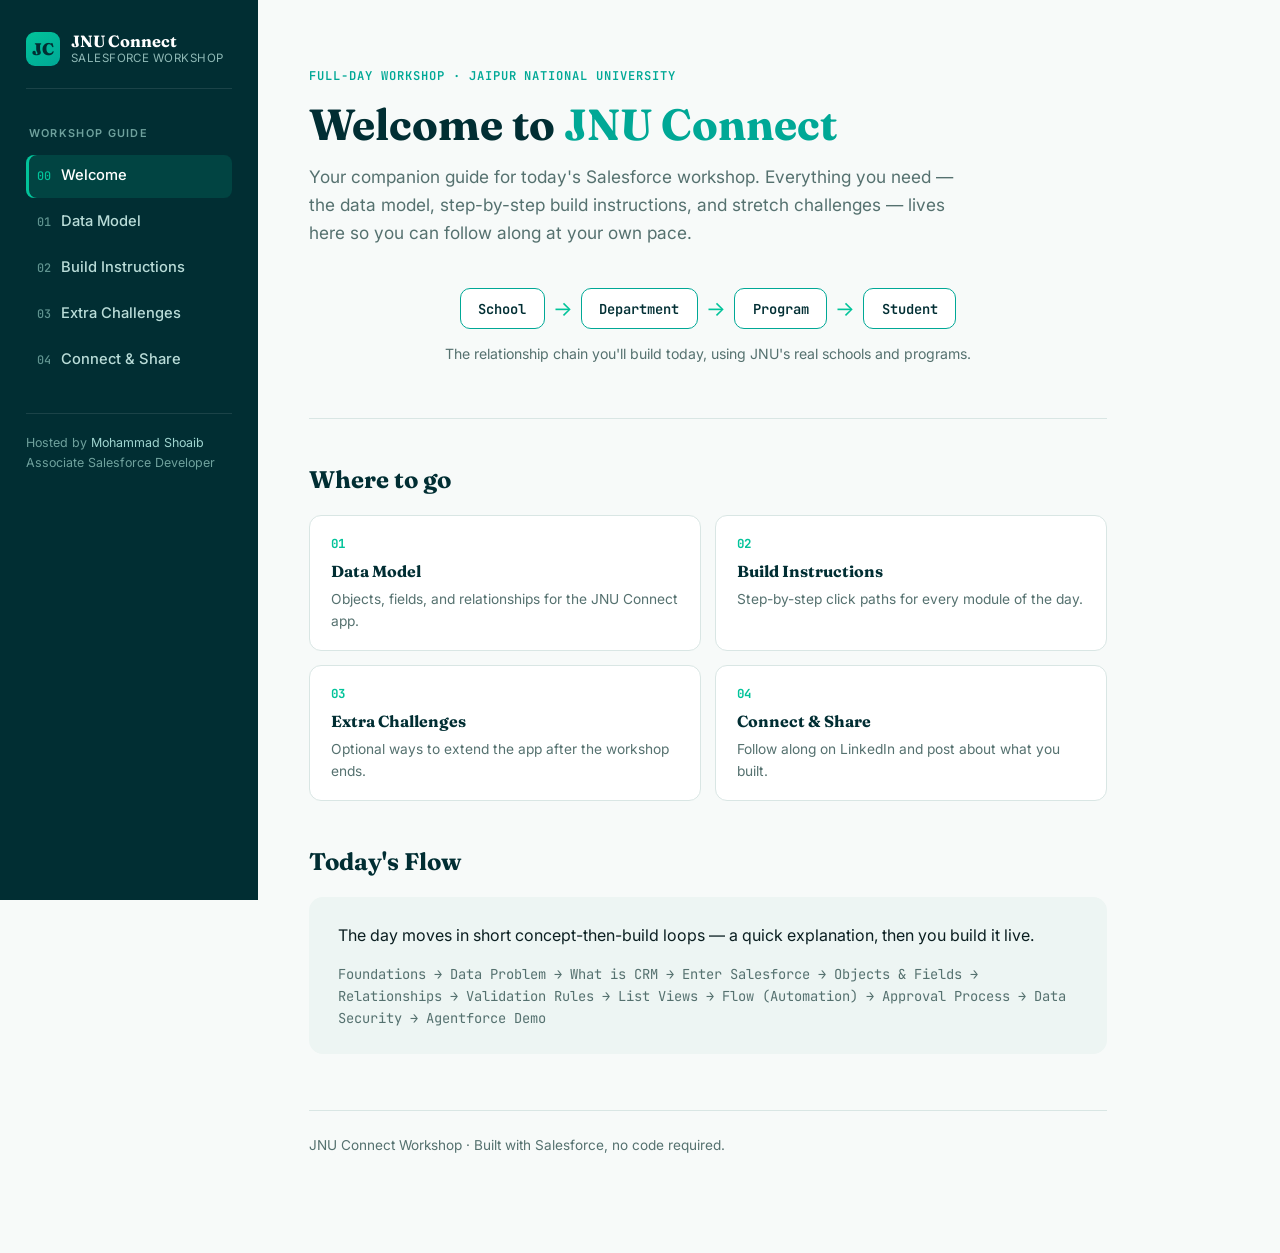
<file: index.html>
<!DOCTYPE html>
<html lang="en">
<head>
<meta charset="UTF-8">
<meta name="viewport" content="width=device-width, initial-scale=1.0">
<title>JNU Connect — Workshop Companion</title>
<link rel="stylesheet" href="styles.css">
</head>
<body>

<div class="mobile-topbar">
  <div class="brand"><div class="brand-mark">JC</div><div class="brand-text"><div class="name">JNU Connect</div></div></div>
  <button id="navToggle" aria-label="Toggle menu">☰</button>
</div>
<div class="overlay" id="overlay"></div>

<div class="shell">
  <aside class="sidebar" id="sidebar">
    <div class="brand">
      <div class="brand-mark">JC</div>
      <div class="brand-text">
        <div class="name">JNU Connect</div>
        <div class="tag">Salesforce Workshop</div>
      </div>
    </div>

    <div class="nav-eyebrow">Workshop Guide</div>
    <nav class="nav">
      <a href="index.html" class="active"><span class="num">00</span> Welcome</a>
      <a href="data-model.html"><span class="num">01</span> Data Model</a>
      <a href="instructions.html"><span class="num">02</span> Build Instructions</a>
      <a href="challenges.html"><span class="num">03</span> Extra Challenges</a>
      <a href="connect.html"><span class="num">04</span> Connect &amp; Share</a>
    </nav>

    <div class="sidebar-footer">
      Hosted by <a href="https://www.linkedin.com/in/mohammadshoaib-0a8298223" target="_blank" rel="noopener">Mohammad Shoaib</a><br>
      Associate Salesforce Developer
    </div>
  </aside>

  <main>
    <section class="hero">
      <span class="eyebrow">Full-Day Workshop · Jaipur National University</span>
      <h1>Welcome to <em>JNU Connect</em></h1>
      <p class="lede">Your companion guide for today's Salesforce workshop. Everything you need — the data model, step-by-step build instructions, and stretch challenges — lives here so you can follow along at your own pace.</p>

      <div class="erd hero-erd">
        <div class="erd-node">School</div><span class="erd-arrow">→</span>
        <div class="erd-node">Department</div><span class="erd-arrow">→</span>
        <div class="erd-node">Program</div><span class="erd-arrow">→</span>
        <div class="erd-node">Student</div>
      </div>
      <p class="muted" style="text-align:center; font-size:0.88rem;">The relationship chain you'll build today, using JNU's real schools and programs.</p>
    </section>

    <h2>Where to go</h2>
    <div class="quick-links">
      <a class="quick-link" href="data-model.html">
        <div class="ql-num">01</div>
        <div class="ql-title">Data Model</div>
        <div class="ql-desc">Objects, fields, and relationships for the JNU Connect app.</div>
      </a>
      <a class="quick-link" href="instructions.html">
        <div class="ql-num">02</div>
        <div class="ql-title">Build Instructions</div>
        <div class="ql-desc">Step-by-step click paths for every module of the day.</div>
      </a>
      <a class="quick-link" href="challenges.html">
        <div class="ql-num">03</div>
        <div class="ql-title">Extra Challenges</div>
        <div class="ql-desc">Optional ways to extend the app after the workshop ends.</div>
      </a>
      <a class="quick-link" href="connect.html">
        <div class="ql-num">04</div>
        <div class="ql-title">Connect &amp; Share</div>
        <div class="ql-desc">Follow along on LinkedIn and post about what you built.</div>
      </a>
    </div>

    <h2>Today's Flow</h2>
    <div class="card-soft">
      <p style="margin:0 0 0.9rem;">The day moves in short concept-then-build loops — a quick explanation, then you build it live.</p>
      <p class="muted" style="margin:0; font-family: var(--mono); font-size: 0.86rem;">
        Foundations → Data Problem → What is CRM → Enter Salesforce → Objects & Fields → Relationships → Validation Rules → List Views → Flow (Automation) → Approval Process → Data Security → Agentforce Demo
      </p>
    </div>

    <footer class="page-foot">JNU Connect Workshop · Built with Salesforce, no code required.</footer>
  </main>
</div>

<script src="script.js"></script>
</body>
</html>
</file>
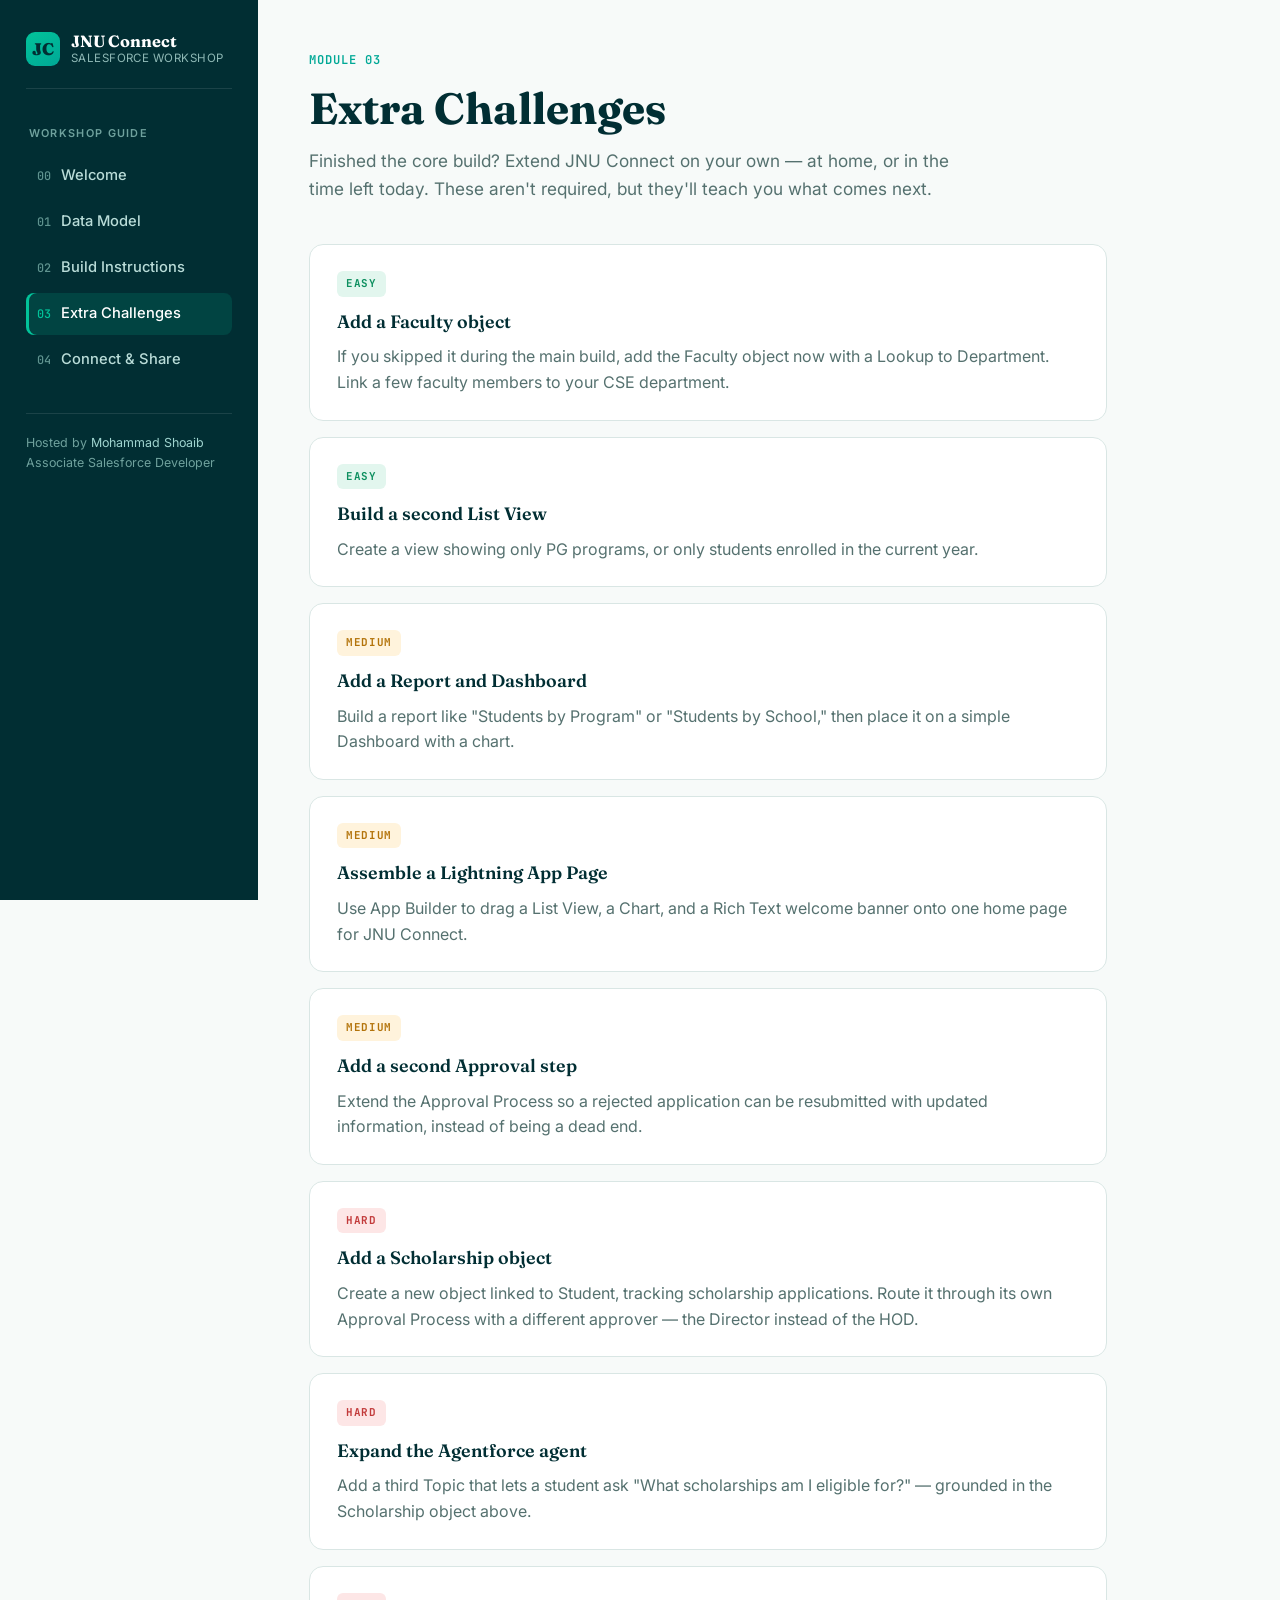
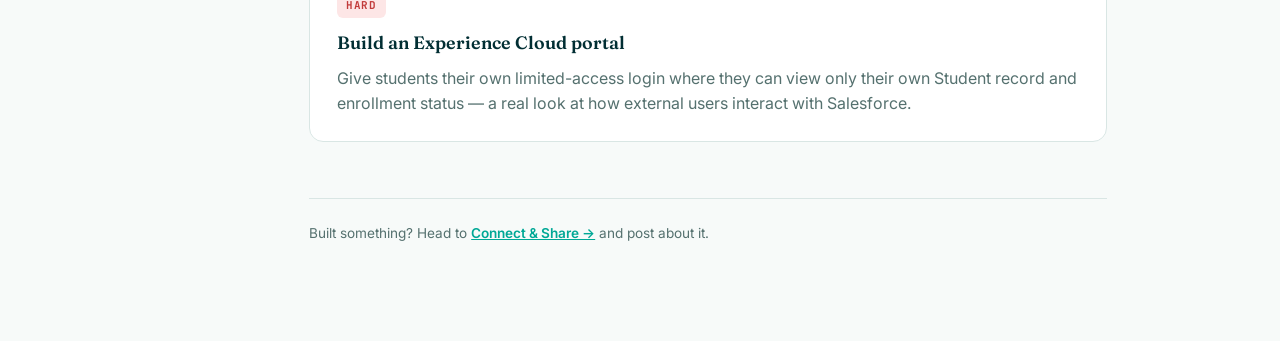
<file: challenges.html>
<!DOCTYPE html>
<html lang="en">
<head>
<meta charset="UTF-8">
<meta name="viewport" content="width=device-width, initial-scale=1.0">
<title>Extra Challenges — JNU Connect</title>
<link rel="stylesheet" href="styles.css">
</head>
<body>

<div class="mobile-topbar">
  <div class="brand"><div class="brand-mark">JC</div><div class="brand-text"><div class="name">JNU Connect</div></div></div>
  <button id="navToggle" aria-label="Toggle menu">☰</button>
</div>
<div class="overlay" id="overlay"></div>

<div class="shell">
  <aside class="sidebar" id="sidebar">
    <div class="brand">
      <div class="brand-mark">JC</div>
      <div class="brand-text">
        <div class="name">JNU Connect</div>
        <div class="tag">Salesforce Workshop</div>
      </div>
    </div>
    <div class="nav-eyebrow">Workshop Guide</div>
    <nav class="nav">
      <a href="index.html"><span class="num">00</span> Welcome</a>
      <a href="data-model.html"><span class="num">01</span> Data Model</a>
      <a href="instructions.html"><span class="num">02</span> Build Instructions</a>
      <a href="challenges.html" class="active"><span class="num">03</span> Extra Challenges</a>
      <a href="connect.html"><span class="num">04</span> Connect &amp; Share</a>
    </nav>
    <div class="sidebar-footer">
      Hosted by <a href="https://www.linkedin.com/in/mohammadshoaib-0a8298223" target="_blank" rel="noopener">Mohammad Shoaib</a><br>
      Associate Salesforce Developer
    </div>
  </aside>

  <main>
    <span class="eyebrow">Module 03</span>
    <h1>Extra Challenges</h1>
    <p class="lede">Finished the core build? Extend JNU Connect on your own — at home, or in the time left today. These aren't required, but they'll teach you what comes next.</p>

    <div class="challenge">
      <span class="level easy">Easy</span>
      <h3>Add a Faculty object</h3>
      <p class="muted" style="margin:0;">If you skipped it during the main build, add the Faculty object now with a Lookup to Department. Link a few faculty members to your CSE department.</p>
    </div>

    <div class="challenge">
      <span class="level easy">Easy</span>
      <h3>Build a second List View</h3>
      <p class="muted" style="margin:0;">Create a view showing only PG programs, or only students enrolled in the current year.</p>
    </div>

    <div class="challenge">
      <span class="level medium">Medium</span>
      <h3>Add a Report and Dashboard</h3>
      <p class="muted" style="margin:0;">Build a report like "Students by Program" or "Students by School," then place it on a simple Dashboard with a chart.</p>
    </div>

    <div class="challenge">
      <span class="level medium">Medium</span>
      <h3>Assemble a Lightning App Page</h3>
      <p class="muted" style="margin:0;">Use App Builder to drag a List View, a Chart, and a Rich Text welcome banner onto one home page for JNU Connect.</p>
    </div>

    <div class="challenge">
      <span class="level medium">Medium</span>
      <h3>Add a second Approval step</h3>
      <p class="muted" style="margin:0;">Extend the Approval Process so a rejected application can be resubmitted with updated information, instead of being a dead end.</p>
    </div>

    <div class="challenge">
      <span class="level hard">Hard</span>
      <h3>Add a Scholarship object</h3>
      <p class="muted" style="margin:0;">Create a new object linked to Student, tracking scholarship applications. Route it through its own Approval Process with a different approver — the Director instead of the HOD.</p>
    </div>

    <div class="challenge">
      <span class="level hard">Hard</span>
      <h3>Expand the Agentforce agent</h3>
      <p class="muted" style="margin:0;">Add a third Topic that lets a student ask "What scholarships am I eligible for?" — grounded in the Scholarship object above.</p>
    </div>

    <div class="challenge">
      <span class="level hard">Hard</span>
      <h3>Build an Experience Cloud portal</h3>
      <p class="muted" style="margin:0;">Give students their own limited-access login where they can view only their own Student record and enrollment status — a real look at how external users interact with Salesforce.</p>
    </div>

    <footer class="page-foot">Built something? Head to <a href="connect.html" style="color:var(--secondary); font-weight:600;">Connect &amp; Share →</a> and post about it.</footer>
  </main>
</div>

<script src="script.js"></script>
</body>
</html>
</file>
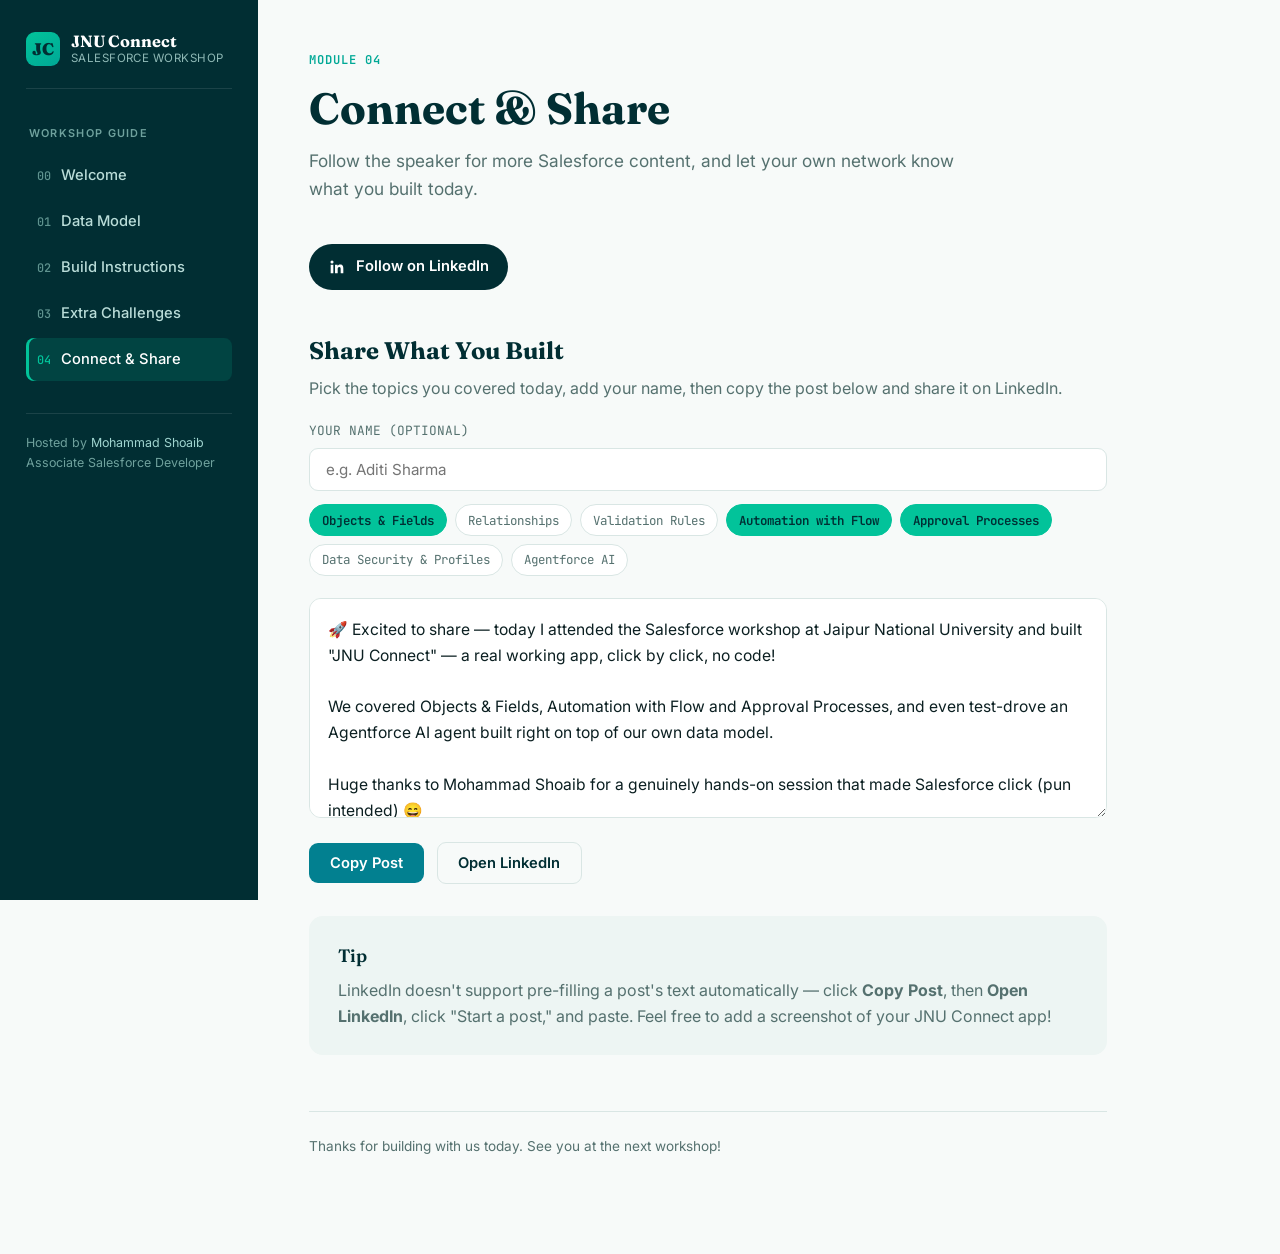
<file: connect.html>
<!DOCTYPE html>
<html lang="en">
<head>
<meta charset="UTF-8">
<meta name="viewport" content="width=device-width, initial-scale=1.0">
<title>Connect & Share — JNU Connect</title>
<link rel="stylesheet" href="styles.css">
</head>
<body>

<div class="mobile-topbar">
  <div class="brand"><div class="brand-mark">JC</div><div class="brand-text"><div class="name">JNU Connect</div></div></div>
  <button id="navToggle" aria-label="Toggle menu">☰</button>
</div>
<div class="overlay" id="overlay"></div>

<div class="shell">
  <aside class="sidebar" id="sidebar">
    <div class="brand">
      <div class="brand-mark">JC</div>
      <div class="brand-text">
        <div class="name">JNU Connect</div>
        <div class="tag">Salesforce Workshop</div>
      </div>
    </div>
    <div class="nav-eyebrow">Workshop Guide</div>
    <nav class="nav">
      <a href="index.html"><span class="num">00</span> Welcome</a>
      <a href="data-model.html"><span class="num">01</span> Data Model</a>
      <a href="instructions.html"><span class="num">02</span> Build Instructions</a>
      <a href="challenges.html"><span class="num">03</span> Extra Challenges</a>
      <a href="connect.html" class="active"><span class="num">04</span> Connect &amp; Share</a>
    </nav>
    <div class="sidebar-footer">
      Hosted by <a href="https://www.linkedin.com/in/mohammadshoaib-0a8298223" target="_blank" rel="noopener">Mohammad Shoaib</a><br>
      Associate Salesforce Developer
    </div>
  </aside>

  <main>
    <span class="eyebrow">Module 04</span>
    <h1>Connect &amp; Share</h1>
    <p class="lede">Follow the speaker for more Salesforce content, and let your own network know what you built today.</p>

    <div class="social-row">
      <a class="social-pill" href="https://www.linkedin.com/in/mohammadshoaib-0a8298223" target="_blank" rel="noopener">
        <svg class="ico" viewBox="0 0 24 24" fill="currentColor"><path d="M20.45 20.45h-3.55v-5.57c0-1.33-.02-3.03-1.85-3.03-1.85 0-2.14 1.45-2.14 2.94v5.66H9.36V9h3.41v1.56h.05c.47-.9 1.63-1.85 3.36-1.85 3.59 0 4.25 2.36 4.25 5.44v6.3zM5.34 7.43a2.06 2.06 0 1 1 0-4.12 2.06 2.06 0 0 1 0 4.12zM7.12 20.45H3.56V9h3.56v11.45z"/></svg>
        Follow on LinkedIn
      </a>
    </div>

    <h2>Share What You Built</h2>
    <p class="muted" style="margin-top:-0.6rem;">Pick the topics you covered today, add your name, then copy the post below and share it on LinkedIn.</p>

    <div style="margin: 1.2rem 0 0.4rem;">
      <label for="nameInput" style="font-family: var(--mono); font-size:0.8rem; color: var(--muted); display:block; margin-bottom:0.4rem;">YOUR NAME (OPTIONAL)</label>
      <input id="nameInput" type="text" placeholder="e.g. Aditi Sharma" style="width:100%; padding:0.7rem 1rem; border-radius:9px; border:1px solid var(--line); font-family: var(--body); font-size:0.95rem;">
    </div>

    <div class="chip-row">
      <button class="chip" data-topic="Objects & Fields">Objects &amp; Fields</button>
      <button class="chip" data-topic="Relationships">Relationships</button>
      <button class="chip" data-topic="Validation Rules">Validation Rules</button>
      <button class="chip" data-topic="Automation with Flow">Automation with Flow</button>
      <button class="chip" data-topic="Approval Processes">Approval Processes</button>
      <button class="chip" data-topic="Data Security & Profiles">Data Security &amp; Profiles</button>
      <button class="chip" data-topic="Agentforce AI">Agentforce AI</button>
    </div>

    <textarea id="postBox" class="post-box" spellcheck="false"></textarea>

    <div style="margin-top:1rem; display:flex; align-items:center; flex-wrap:wrap; gap:0.8rem;">
      <button class="btn btn-primary" id="copyBtn">Copy Post</button>
      <button class="btn btn-outline" id="openLinkedIn">Open LinkedIn</button>
      <span class="copy-feedback" id="copyFeedback">Copied!</span>
    </div>

    <div class="card-soft" style="margin-top:2rem;">
      <h3>Tip</h3>
      <p class="muted" style="margin:0;">LinkedIn doesn't support pre-filling a post's text automatically — click <strong>Copy Post</strong>, then <strong>Open LinkedIn</strong>, click "Start a post," and paste. Feel free to add a screenshot of your JNU Connect app!</p>
    </div>

    <footer class="page-foot">Thanks for building with us today. See you at the next workshop!</footer>
  </main>
</div>

<script src="script.js"></script>
</body>
</html>
</file>
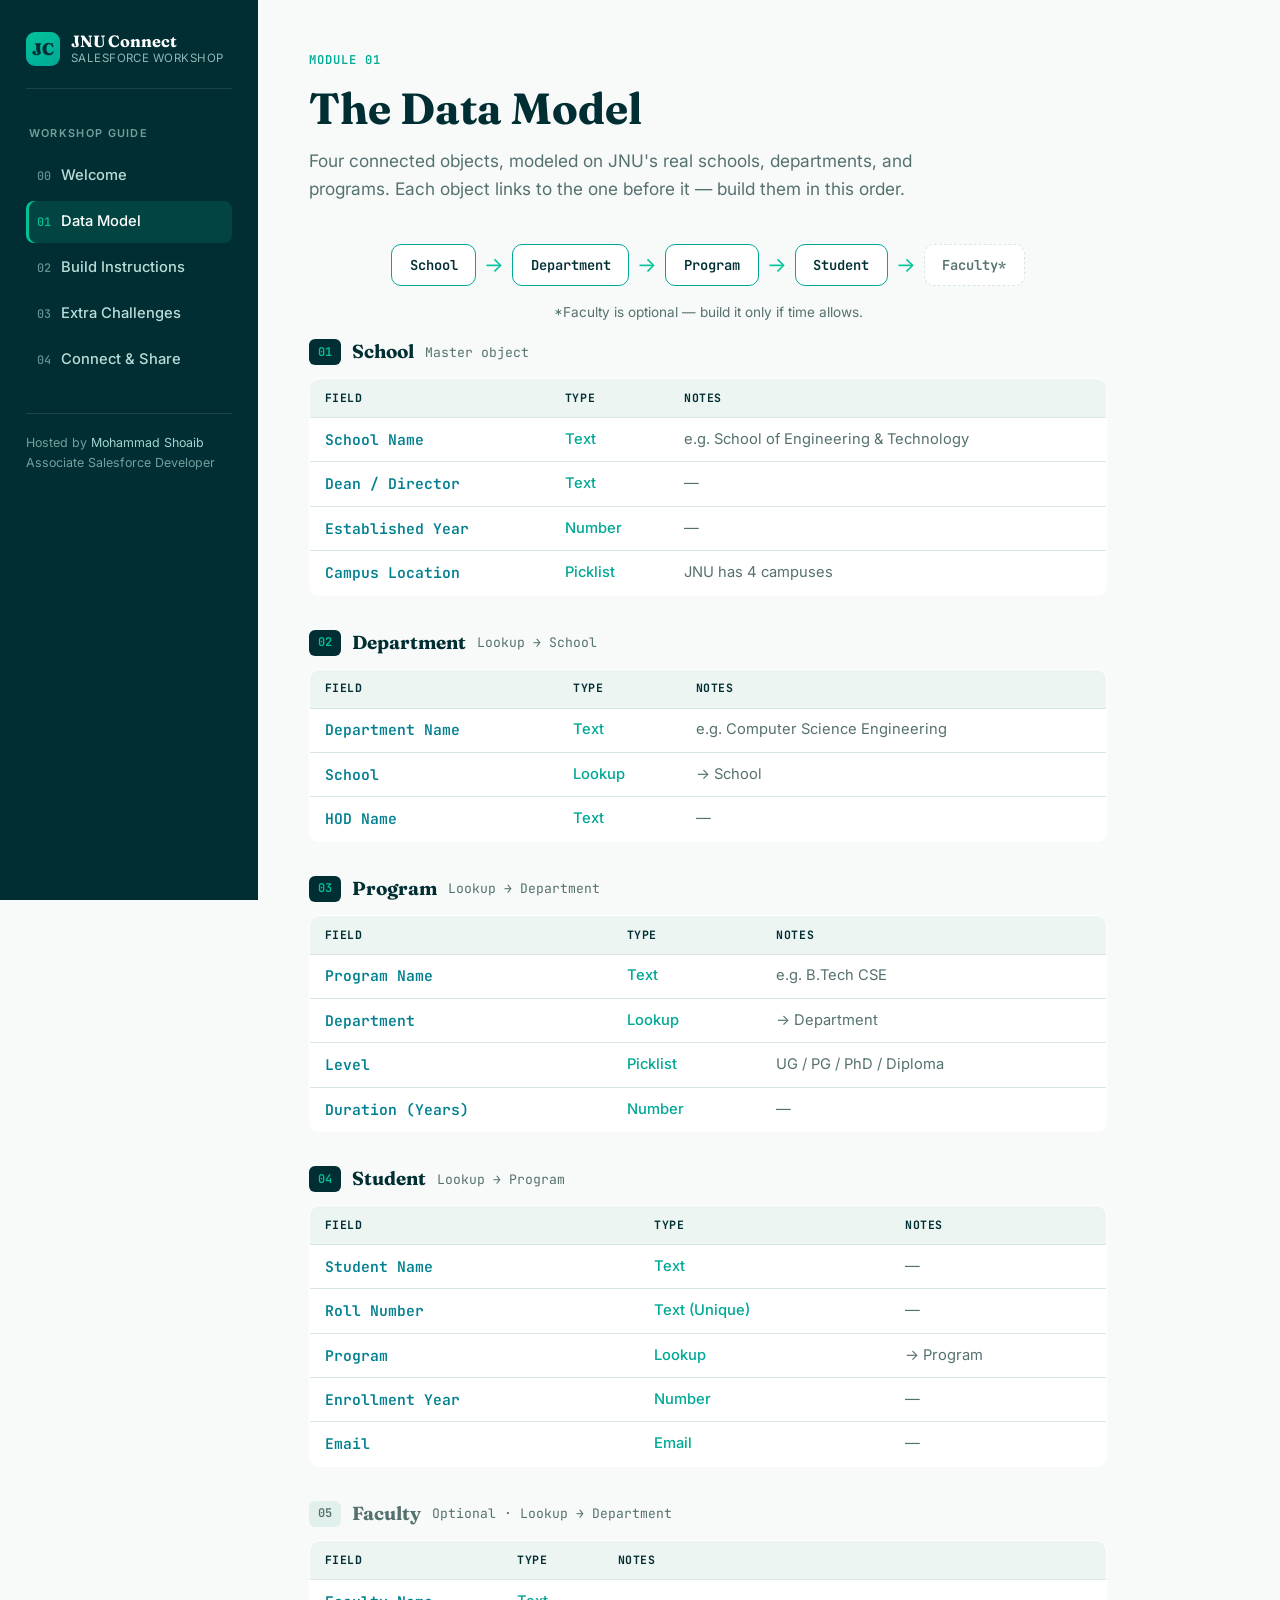
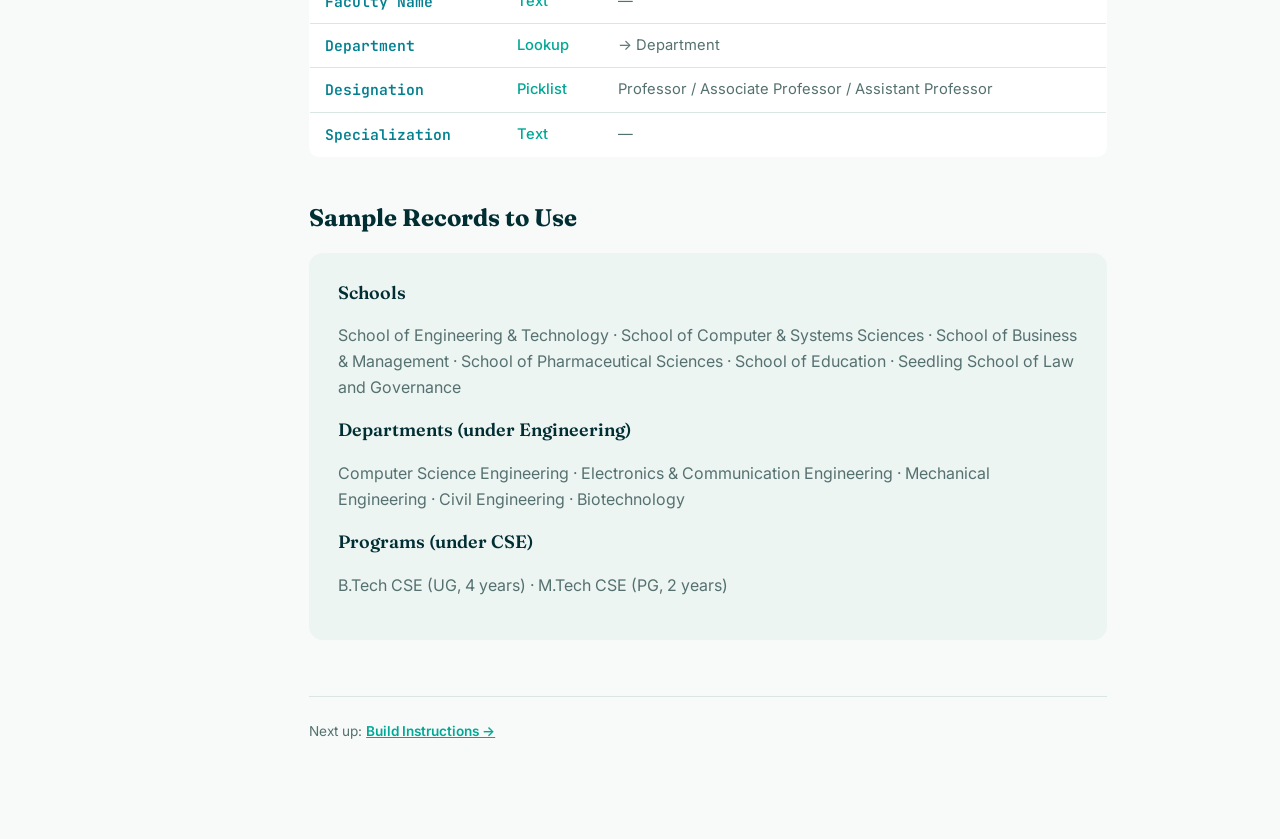
<file: data-model.html>
<!DOCTYPE html>
<html lang="en">
<head>
<meta charset="UTF-8">
<meta name="viewport" content="width=device-width, initial-scale=1.0">
<title>Data Model — JNU Connect</title>
<link rel="stylesheet" href="styles.css">
</head>
<body>

<div class="mobile-topbar">
  <div class="brand"><div class="brand-mark">JC</div><div class="brand-text"><div class="name">JNU Connect</div></div></div>
  <button id="navToggle" aria-label="Toggle menu">☰</button>
</div>
<div class="overlay" id="overlay"></div>

<div class="shell">
  <aside class="sidebar" id="sidebar">
    <div class="brand">
      <div class="brand-mark">JC</div>
      <div class="brand-text">
        <div class="name">JNU Connect</div>
        <div class="tag">Salesforce Workshop</div>
      </div>
    </div>
    <div class="nav-eyebrow">Workshop Guide</div>
    <nav class="nav">
      <a href="index.html"><span class="num">00</span> Welcome</a>
      <a href="data-model.html" class="active"><span class="num">01</span> Data Model</a>
      <a href="instructions.html"><span class="num">02</span> Build Instructions</a>
      <a href="challenges.html"><span class="num">03</span> Extra Challenges</a>
      <a href="connect.html"><span class="num">04</span> Connect &amp; Share</a>
    </nav>
    <div class="sidebar-footer">
      Hosted by <a href="https://www.linkedin.com/in/mohammadshoaib-0a8298223" target="_blank" rel="noopener">Mohammad Shoaib</a><br>
      Associate Salesforce Developer
    </div>
  </aside>

  <main>
    <span class="eyebrow">Module 01</span>
    <h1>The Data Model</h1>
    <p class="lede">Four connected objects, modeled on JNU's real schools, departments, and programs. Each object links to the one before it — build them in this order.</p>

    <div class="erd">
      <div class="erd-node">School</div><span class="erd-arrow">→</span>
      <div class="erd-node">Department</div><span class="erd-arrow">→</span>
      <div class="erd-node">Program</div><span class="erd-arrow">→</span>
      <div class="erd-node">Student</div><span class="erd-arrow">→</span>
      <div class="erd-node optional">Faculty*</div>
    </div>
    <p class="muted" style="text-align:center; font-size:0.85rem; margin-top:-1rem;">*Faculty is optional — build it only if time allows.</p>

    <div class="model-block">
      <div class="model-head">
        <span class="model-badge">01</span>
        <span class="model-title">School</span>
        <span class="model-link">Master object</span>
      </div>
      <table class="fields">
        <tr><th>Field</th><th>Type</th><th>Notes</th></tr>
        <tr><td class="field-name">School Name</td><td class="field-type">Text</td><td class="field-note">e.g. School of Engineering &amp; Technology</td></tr>
        <tr><td class="field-name">Dean / Director</td><td class="field-type">Text</td><td class="field-note">—</td></tr>
        <tr><td class="field-name">Established Year</td><td class="field-type">Number</td><td class="field-note">—</td></tr>
        <tr><td class="field-name">Campus Location</td><td class="field-type">Picklist</td><td class="field-note">JNU has 4 campuses</td></tr>
      </table>
    </div>

    <div class="model-block">
      <div class="model-head">
        <span class="model-badge">02</span>
        <span class="model-title">Department</span>
        <span class="model-link">Lookup → School</span>
      </div>
      <table class="fields">
        <tr><th>Field</th><th>Type</th><th>Notes</th></tr>
        <tr><td class="field-name">Department Name</td><td class="field-type">Text</td><td class="field-note">e.g. Computer Science Engineering</td></tr>
        <tr><td class="field-name">School</td><td class="field-type">Lookup</td><td class="field-note">→ School</td></tr>
        <tr><td class="field-name">HOD Name</td><td class="field-type">Text</td><td class="field-note">—</td></tr>
      </table>
    </div>

    <div class="model-block">
      <div class="model-head">
        <span class="model-badge">03</span>
        <span class="model-title">Program</span>
        <span class="model-link">Lookup → Department</span>
      </div>
      <table class="fields">
        <tr><th>Field</th><th>Type</th><th>Notes</th></tr>
        <tr><td class="field-name">Program Name</td><td class="field-type">Text</td><td class="field-note">e.g. B.Tech CSE</td></tr>
        <tr><td class="field-name">Department</td><td class="field-type">Lookup</td><td class="field-note">→ Department</td></tr>
        <tr><td class="field-name">Level</td><td class="field-type">Picklist</td><td class="field-note">UG / PG / PhD / Diploma</td></tr>
        <tr><td class="field-name">Duration (Years)</td><td class="field-type">Number</td><td class="field-note">—</td></tr>
      </table>
    </div>

    <div class="model-block">
      <div class="model-head">
        <span class="model-badge">04</span>
        <span class="model-title">Student</span>
        <span class="model-link">Lookup → Program</span>
      </div>
      <table class="fields">
        <tr><th>Field</th><th>Type</th><th>Notes</th></tr>
        <tr><td class="field-name">Student Name</td><td class="field-type">Text</td><td class="field-note">—</td></tr>
        <tr><td class="field-name">Roll Number</td><td class="field-type">Text (Unique)</td><td class="field-note">—</td></tr>
        <tr><td class="field-name">Program</td><td class="field-type">Lookup</td><td class="field-note">→ Program</td></tr>
        <tr><td class="field-name">Enrollment Year</td><td class="field-type">Number</td><td class="field-note">—</td></tr>
        <tr><td class="field-name">Email</td><td class="field-type">Email</td><td class="field-note">—</td></tr>
      </table>
    </div>

    <div class="model-block">
      <div class="model-head">
        <span class="model-badge" style="background:var(--card-2); color:var(--muted);">05</span>
        <span class="model-title" style="color:var(--muted);">Faculty</span>
        <span class="model-link">Optional · Lookup → Department</span>
      </div>
      <table class="fields">
        <tr><th>Field</th><th>Type</th><th>Notes</th></tr>
        <tr><td class="field-name">Faculty Name</td><td class="field-type">Text</td><td class="field-note">—</td></tr>
        <tr><td class="field-name">Department</td><td class="field-type">Lookup</td><td class="field-note">→ Department</td></tr>
        <tr><td class="field-name">Designation</td><td class="field-type">Picklist</td><td class="field-note">Professor / Associate Professor / Assistant Professor</td></tr>
        <tr><td class="field-name">Specialization</td><td class="field-type">Text</td><td class="field-note">—</td></tr>
      </table>
    </div>

    <h2>Sample Records to Use</h2>
    <div class="card-soft">
      <h3>Schools</h3>
      <p class="muted">School of Engineering &amp; Technology · School of Computer &amp; Systems Sciences · School of Business &amp; Management · School of Pharmaceutical Sciences · School of Education · Seedling School of Law and Governance</p>
      <h3>Departments (under Engineering)</h3>
      <p class="muted">Computer Science Engineering · Electronics &amp; Communication Engineering · Mechanical Engineering · Civil Engineering · Biotechnology</p>
      <h3>Programs (under CSE)</h3>
      <p class="muted">B.Tech CSE (UG, 4 years) · M.Tech CSE (PG, 2 years)</p>
    </div>

    <footer class="page-foot">Next up: <a href="instructions.html" style="color:var(--secondary); font-weight:600;">Build Instructions →</a></footer>
  </main>
</div>

<script src="script.js"></script>
</body>
</html>
</file>
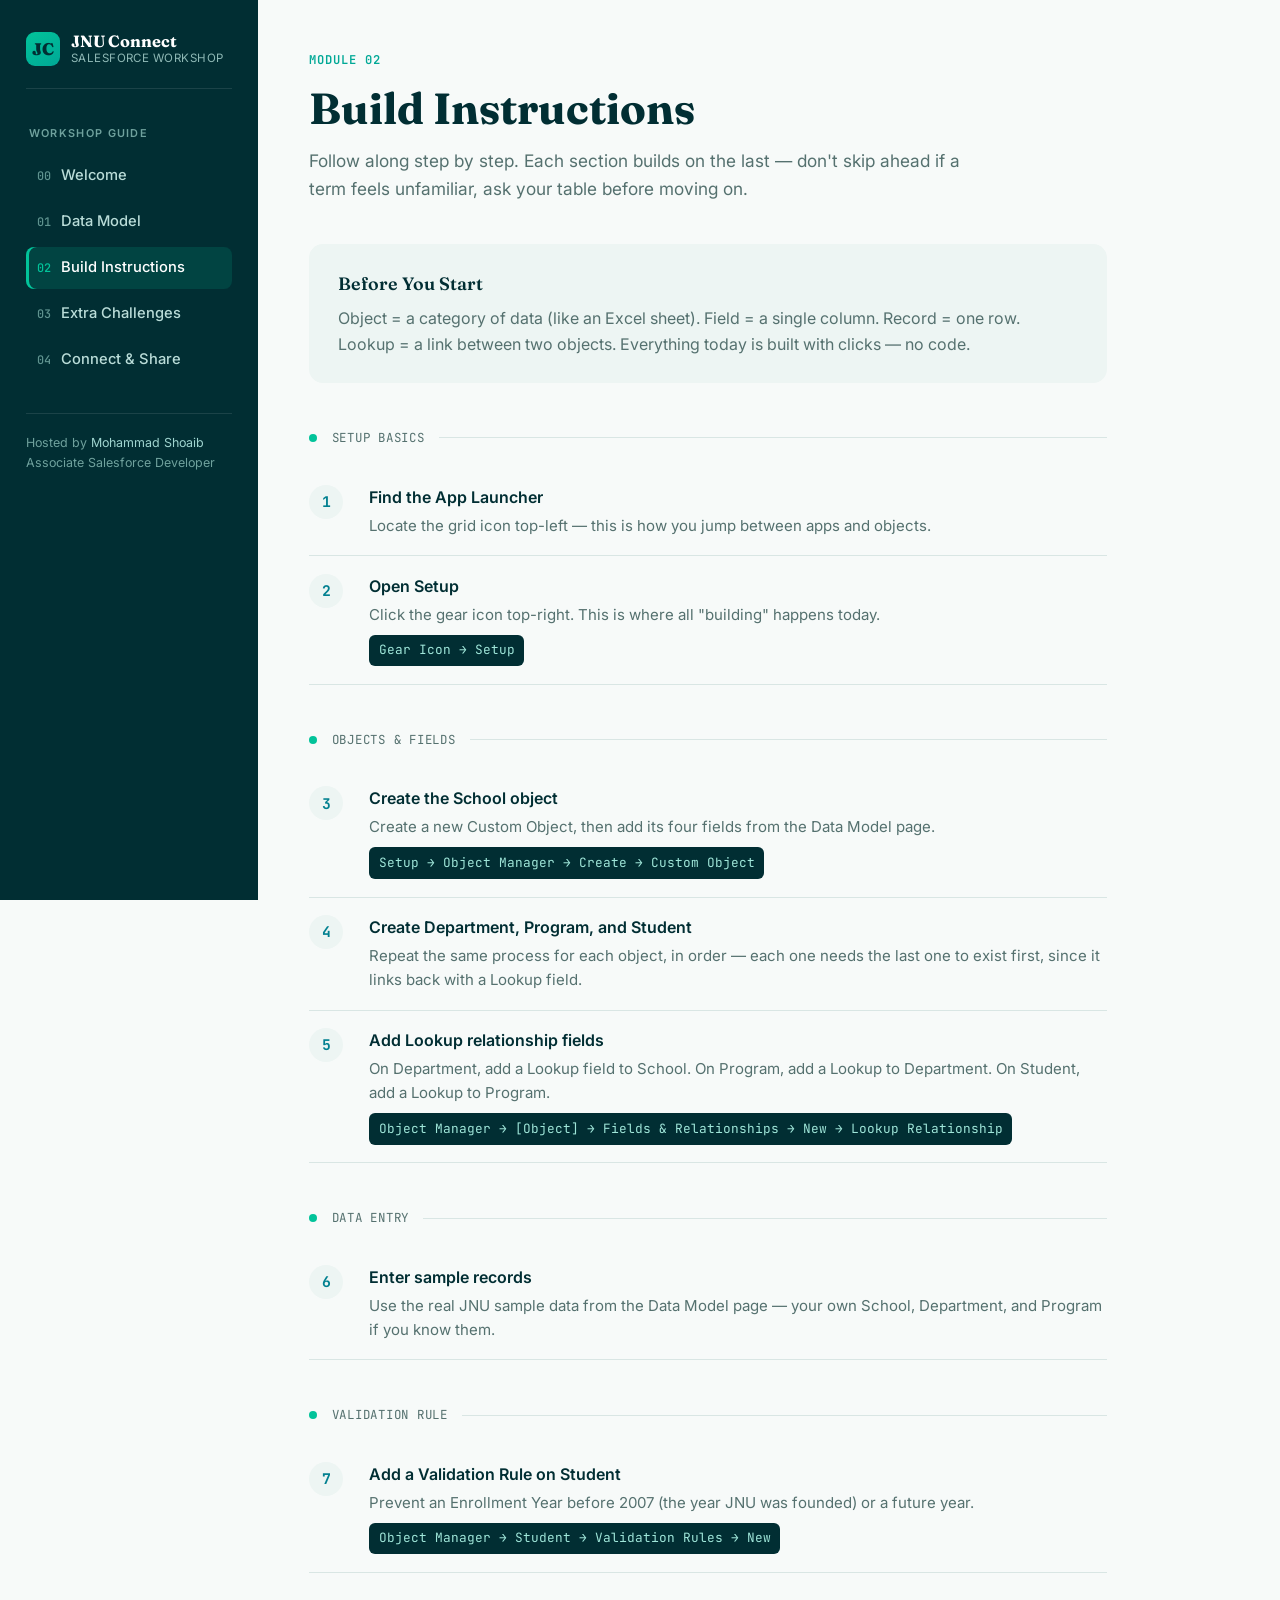
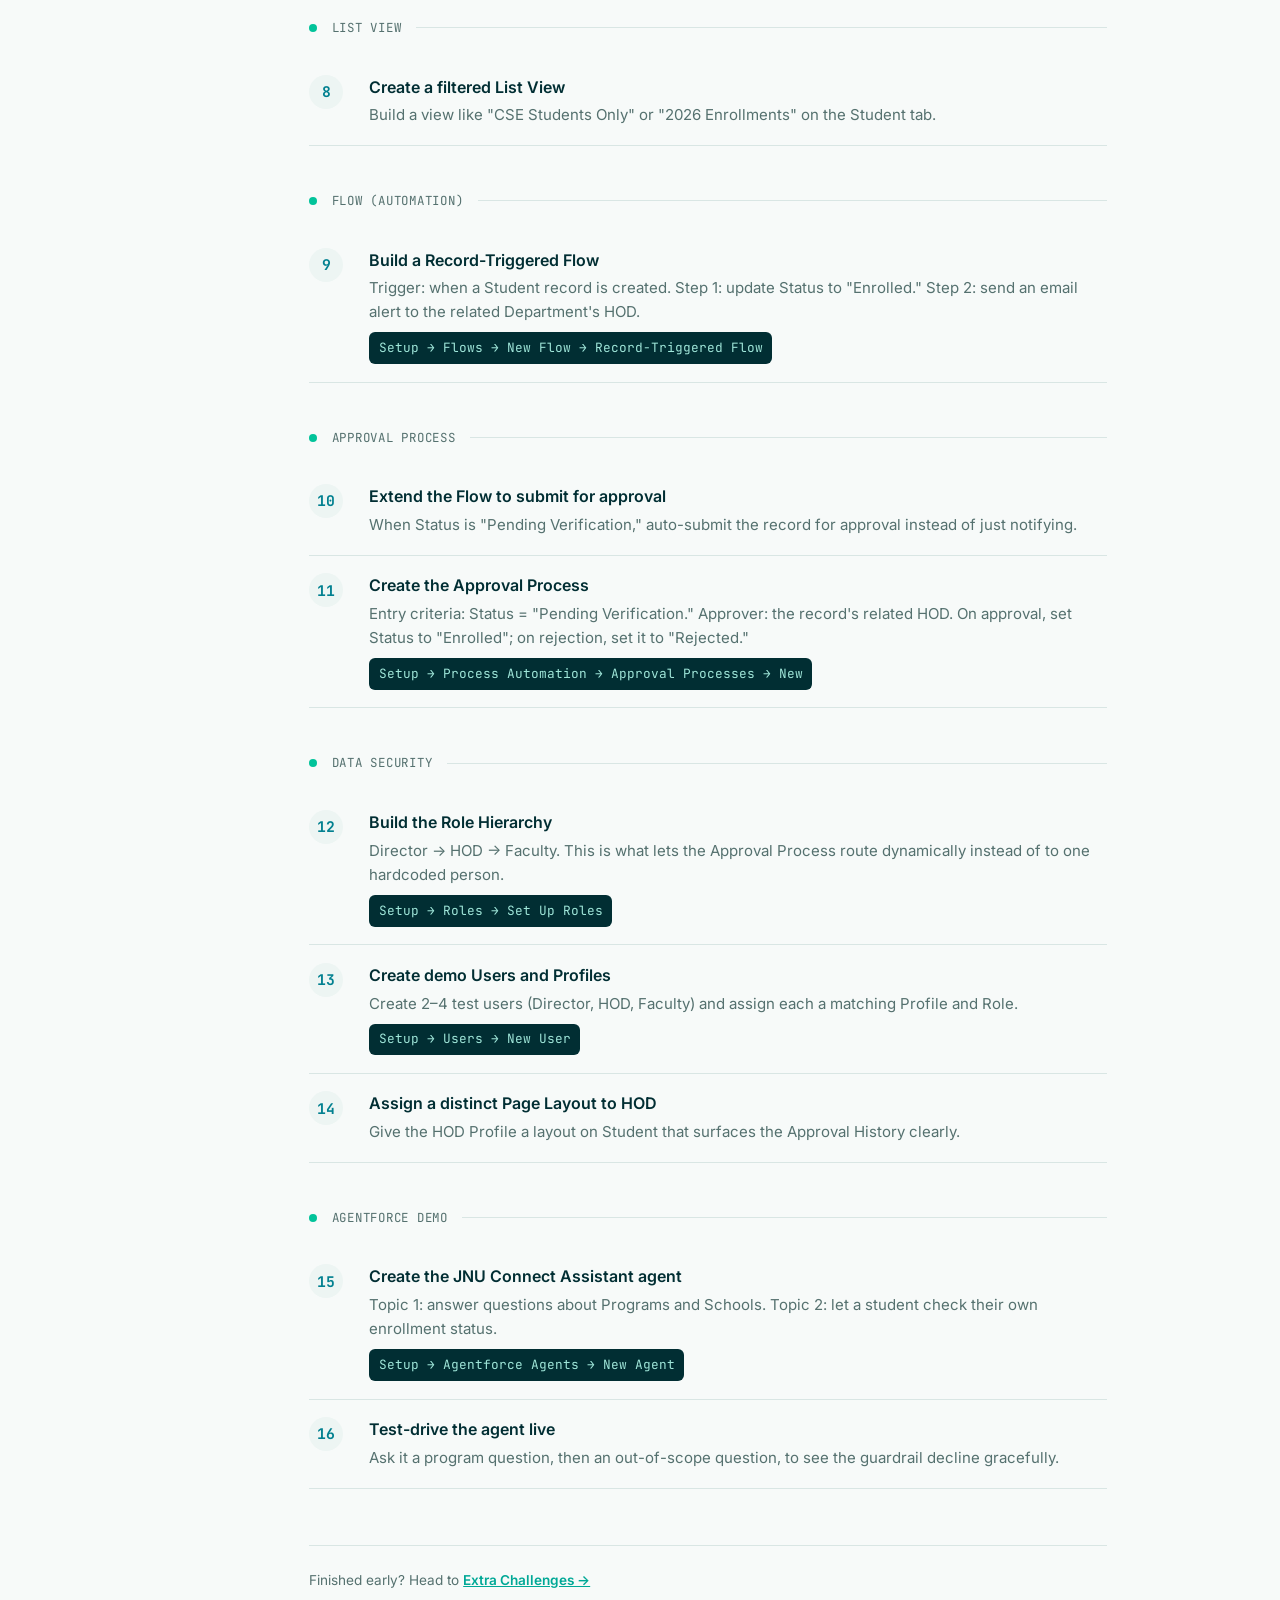
<file: instructions.html>
<!DOCTYPE html>
<html lang="en">
<head>
<meta charset="UTF-8">
<meta name="viewport" content="width=device-width, initial-scale=1.0">
<title>Build Instructions — JNU Connect</title>
<link rel="stylesheet" href="styles.css">
</head>
<body>

<div class="mobile-topbar">
  <div class="brand"><div class="brand-mark">JC</div><div class="brand-text"><div class="name">JNU Connect</div></div></div>
  <button id="navToggle" aria-label="Toggle menu">☰</button>
</div>
<div class="overlay" id="overlay"></div>

<div class="shell">
  <aside class="sidebar" id="sidebar">
    <div class="brand">
      <div class="brand-mark">JC</div>
      <div class="brand-text">
        <div class="name">JNU Connect</div>
        <div class="tag">Salesforce Workshop</div>
      </div>
    </div>
    <div class="nav-eyebrow">Workshop Guide</div>
    <nav class="nav">
      <a href="index.html"><span class="num">00</span> Welcome</a>
      <a href="data-model.html"><span class="num">01</span> Data Model</a>
      <a href="instructions.html" class="active"><span class="num">02</span> Build Instructions</a>
      <a href="challenges.html"><span class="num">03</span> Extra Challenges</a>
      <a href="connect.html"><span class="num">04</span> Connect &amp; Share</a>
    </nav>
    <div class="sidebar-footer">
      Hosted by <a href="https://www.linkedin.com/in/mohammadshoaib-0a8298223" target="_blank" rel="noopener">Mohammad Shoaib</a><br>
      Associate Salesforce Developer
    </div>
  </aside>

  <main>
    <span class="eyebrow">Module 02</span>
    <h1>Build Instructions</h1>
    <p class="lede">Follow along step by step. Each section builds on the last — don't skip ahead if a term feels unfamiliar, ask your table before moving on.</p>

    <div class="card-soft">
      <h3>Before You Start</h3>
      <p class="muted" style="margin:0;">Object = a category of data (like an Excel sheet). Field = a single column. Record = one row. Lookup = a link between two objects. Everything today is built with clicks — no code.</p>
    </div>

    <div class="module-divider"><div class="dot"></div><div class="label">Setup Basics</div><div class="line"></div></div>

    <div class="step">
      <div class="step-num">1</div>
      <div>
        <div class="step-title">Find the App Launcher</div>
        <div class="step-desc">Locate the grid icon top-left — this is how you jump between apps and objects.</div>
      </div>
    </div>
    <div class="step">
      <div class="step-num">2</div>
      <div>
        <div class="step-title">Open Setup</div>
        <div class="step-desc">Click the gear icon top-right. This is where all "building" happens today.</div>
        <span class="step-path">Gear Icon → Setup</span>
      </div>
    </div>

    <div class="module-divider"><div class="dot"></div><div class="label">Objects &amp; Fields</div><div class="line"></div></div>

    <div class="step">
      <div class="step-num">3</div>
      <div>
        <div class="step-title">Create the School object</div>
        <div class="step-desc">Create a new Custom Object, then add its four fields from the Data Model page.</div>
        <span class="step-path">Setup → Object Manager → Create → Custom Object</span>
      </div>
    </div>
    <div class="step">
      <div class="step-num">4</div>
      <div>
        <div class="step-title">Create Department, Program, and Student</div>
        <div class="step-desc">Repeat the same process for each object, in order — each one needs the last one to exist first, since it links back with a Lookup field.</div>
      </div>
    </div>
    <div class="step">
      <div class="step-num">5</div>
      <div>
        <div class="step-title">Add Lookup relationship fields</div>
        <div class="step-desc">On Department, add a Lookup field to School. On Program, add a Lookup to Department. On Student, add a Lookup to Program.</div>
        <span class="step-path">Object Manager → [Object] → Fields &amp; Relationships → New → Lookup Relationship</span>
      </div>
    </div>

    <div class="module-divider"><div class="dot"></div><div class="label">Data Entry</div><div class="line"></div></div>

    <div class="step">
      <div class="step-num">6</div>
      <div>
        <div class="step-title">Enter sample records</div>
        <div class="step-desc">Use the real JNU sample data from the Data Model page — your own School, Department, and Program if you know them.</div>
      </div>
    </div>

    <div class="module-divider"><div class="dot"></div><div class="label">Validation Rule</div><div class="line"></div></div>

    <div class="step">
      <div class="step-num">7</div>
      <div>
        <div class="step-title">Add a Validation Rule on Student</div>
        <div class="step-desc">Prevent an Enrollment Year before 2007 (the year JNU was founded) or a future year.</div>
        <span class="step-path">Object Manager → Student → Validation Rules → New</span>
      </div>
    </div>

    <div class="module-divider"><div class="dot"></div><div class="label">List View</div><div class="line"></div></div>

    <div class="step">
      <div class="step-num">8</div>
      <div>
        <div class="step-title">Create a filtered List View</div>
        <div class="step-desc">Build a view like "CSE Students Only" or "2026 Enrollments" on the Student tab.</div>
      </div>
    </div>

    <div class="module-divider"><div class="dot"></div><div class="label">Flow (Automation)</div><div class="line"></div></div>

    <div class="step">
      <div class="step-num">9</div>
      <div>
        <div class="step-title">Build a Record-Triggered Flow</div>
        <div class="step-desc">Trigger: when a Student record is created. Step 1: update Status to "Enrolled." Step 2: send an email alert to the related Department's HOD.</div>
        <span class="step-path">Setup → Flows → New Flow → Record-Triggered Flow</span>
      </div>
    </div>

    <div class="module-divider"><div class="dot"></div><div class="label">Approval Process</div><div class="line"></div></div>

    <div class="step">
      <div class="step-num">10</div>
      <div>
        <div class="step-title">Extend the Flow to submit for approval</div>
        <div class="step-desc">When Status is "Pending Verification," auto-submit the record for approval instead of just notifying.</div>
      </div>
    </div>
    <div class="step">
      <div class="step-num">11</div>
      <div>
        <div class="step-title">Create the Approval Process</div>
        <div class="step-desc">Entry criteria: Status = "Pending Verification." Approver: the record's related HOD. On approval, set Status to "Enrolled"; on rejection, set it to "Rejected."</div>
        <span class="step-path">Setup → Process Automation → Approval Processes → New</span>
      </div>
    </div>

    <div class="module-divider"><div class="dot"></div><div class="label">Data Security</div><div class="line"></div></div>

    <div class="step">
      <div class="step-num">12</div>
      <div>
        <div class="step-title">Build the Role Hierarchy</div>
        <div class="step-desc">Director → HOD → Faculty. This is what lets the Approval Process route dynamically instead of to one hardcoded person.</div>
        <span class="step-path">Setup → Roles → Set Up Roles</span>
      </div>
    </div>
    <div class="step">
      <div class="step-num">13</div>
      <div>
        <div class="step-title">Create demo Users and Profiles</div>
        <div class="step-desc">Create 2–4 test users (Director, HOD, Faculty) and assign each a matching Profile and Role.</div>
        <span class="step-path">Setup → Users → New User</span>
      </div>
    </div>
    <div class="step">
      <div class="step-num">14</div>
      <div>
        <div class="step-title">Assign a distinct Page Layout to HOD</div>
        <div class="step-desc">Give the HOD Profile a layout on Student that surfaces the Approval History clearly.</div>
      </div>
    </div>

    <div class="module-divider"><div class="dot"></div><div class="label">Agentforce Demo</div><div class="line"></div></div>

    <div class="step">
      <div class="step-num">15</div>
      <div>
        <div class="step-title">Create the JNU Connect Assistant agent</div>
        <div class="step-desc">Topic 1: answer questions about Programs and Schools. Topic 2: let a student check their own enrollment status.</div>
        <span class="step-path">Setup → Agentforce Agents → New Agent</span>
      </div>
    </div>
    <div class="step">
      <div class="step-num">16</div>
      <div>
        <div class="step-title">Test-drive the agent live</div>
        <div class="step-desc">Ask it a program question, then an out-of-scope question, to see the guardrail decline gracefully.</div>
      </div>
    </div>

    <footer class="page-foot">Finished early? Head to <a href="challenges.html" style="color:var(--secondary); font-weight:600;">Extra Challenges →</a></footer>
  </main>
</div>

<script src="script.js"></script>
</body>
</html>
</file>
<file: styles.css>
@import url('https://fonts.googleapis.com/css2?family=Fraunces:opsz,wght@9..144,500;9..144,600;9..144,700;9..144,900&family=Inter:wght@400;500;600;700&family=JetBrains+Mono:wght@400;500;600&display=swap');

:root {
  --primary: #028090;
  --secondary: #00a896;
  --accent: #02c39a;
  --ink: #0b1f21;
  --dark: #012e33;
  --dark-2: #023b41;
  --paper: #f7faf9;
  --card: #edf5f3;
  --card-2: #e2f0ed;
  --line: #d9e6e4;
  --muted: #55716f;

  --display: 'Fraunces', serif;
  --body: 'Inter', sans-serif;
  --mono: 'JetBrains Mono', monospace;

  --sidebar-w: 258px;
}

* { box-sizing: border-box; }

html { scroll-behavior: smooth; }

body {
  margin: 0;
  font-family: var(--body);
  background: var(--paper);
  color: var(--ink);
  line-height: 1.6;
  -webkit-font-smoothing: antialiased;
}

a { color: inherit; }

/* ---------- Layout shell ---------- */
.shell {
  display: grid;
  grid-template-columns: var(--sidebar-w) 1fr;
  min-height: 100vh;
}

.sidebar {
  background: var(--dark);
  color: #cfe9e6;
  padding: 2rem 1.6rem 2rem;
  position: sticky;
  top: 0;
  height: 100vh;
  overflow-y: auto;
}

.brand {
  display: flex;
  align-items: center;
  gap: 0.7rem;
  margin-bottom: 2.2rem;
  padding-bottom: 1.4rem;
  border-bottom: 1px solid rgba(255,255,255,0.1);
}

.brand-mark {
  width: 34px; height: 34px; border-radius: 9px;
  background: linear-gradient(145deg, var(--accent), var(--secondary));
  display: flex; align-items: center; justify-content: center;
  font-family: var(--display); font-weight: 900; color: var(--dark);
  font-size: 1.05rem; flex-shrink: 0;
}

.brand-text { line-height: 1.2; }
.brand-text .name { font-family: var(--display); font-weight: 700; font-size: 1.02rem; color: #fff; }
.brand-text .tag { font-size: 0.72rem; color: #8fb9b6; letter-spacing: 0.04em; text-transform: uppercase; }

.nav-eyebrow {
  font-size: 0.68rem; text-transform: uppercase; letter-spacing: 0.12em;
  color: #6fa19d; margin: 0 0 0.8rem 0.2rem; font-weight: 600;
}

.nav { display: flex; flex-direction: column; gap: 0.2rem; margin-bottom: 2rem; }

.nav a {
  display: flex; align-items: baseline; gap: 0.65rem;
  text-decoration: none; color: #b9dcd8;
  padding: 0.6rem 0.7rem; border-radius: 8px;
  font-size: 0.92rem; font-weight: 500;
  transition: background 0.15s ease, color 0.15s ease;
}

.nav a .num { font-family: var(--mono); font-size: 0.74rem; color: #5f938f; }

.nav a:hover { background: rgba(255,255,255,0.06); color: #fff; }

.nav a.active {
  background: rgba(2,195,154,0.14);
  color: #fff;
  box-shadow: inset 3px 0 0 var(--accent);
}
.nav a.active .num { color: var(--accent); }

.sidebar-footer {
  border-top: 1px solid rgba(255,255,255,0.1);
  padding-top: 1.2rem;
  font-size: 0.78rem;
  color: #6fa19d;
}
.sidebar-footer a { color: #9fd4cf; text-decoration: none; }
.sidebar-footer a:hover { text-decoration: underline; }

/* ---------- Mobile nav toggle ---------- */
.mobile-topbar { display: none; }

/* ---------- Main content ---------- */
main {
  padding: 3.2rem 4vw 6rem;
  max-width: 900px;
}

.eyebrow {
  font-family: var(--mono);
  font-size: 0.76rem;
  letter-spacing: 0.08em;
  text-transform: uppercase;
  color: var(--secondary);
  font-weight: 600;
  margin-bottom: 0.9rem;
  display: block;
}

h1 {
  font-family: var(--display);
  font-weight: 700;
  font-size: clamp(2rem, 3.4vw, 2.9rem);
  line-height: 1.1;
  margin: 0 0 0.9rem;
  color: var(--dark);
}

h1 em { font-style: normal; color: var(--secondary); }

.lede {
  font-size: 1.08rem;
  color: var(--muted);
  max-width: 60ch;
  margin: 0 0 2.6rem;
}

h2 {
  font-family: var(--display);
  font-weight: 700;
  font-size: 1.5rem;
  color: var(--dark);
  margin: 2.6rem 0 1rem;
}

h3 {
  font-family: var(--display);
  font-weight: 600;
  font-size: 1.12rem;
  color: var(--dark);
  margin: 0 0 0.5rem;
}

p { color: var(--ink); }
.muted { color: var(--muted); }

/* ---------- Cards / sections ---------- */
.card {
  background: #fff;
  border: 1px solid var(--line);
  border-radius: 14px;
  padding: 1.6rem 1.8rem;
  margin-bottom: 1.1rem;
}

.card-soft {
  background: var(--card);
  border-radius: 14px;
  padding: 1.6rem 1.8rem;
  margin-bottom: 1.1rem;
}

.grid-2 { display: grid; grid-template-columns: 1fr 1fr; gap: 1rem; }
.grid-3 { display: grid; grid-template-columns: repeat(3, 1fr); gap: 1rem; }

/* ---------- Data model tables ---------- */
.model-block { margin-bottom: 2rem; }

.model-head {
  display: flex; align-items: center; gap: 0.7rem;
  margin-bottom: 0.7rem;
}

.model-badge {
  font-family: var(--mono); font-size: 0.75rem; font-weight: 600;
  background: var(--dark); color: var(--accent);
  padding: 0.22rem 0.55rem; border-radius: 6px;
}

.model-title { font-family: var(--display); font-weight: 700; font-size: 1.18rem; color: var(--dark); }
.model-link { font-family: var(--mono); font-size: 0.82rem; color: var(--muted); }

table.fields {
  width: 100%;
  border-collapse: collapse;
  font-size: 0.92rem;
  background: #fff;
  border: 1px solid var(--line);
  border-radius: 10px;
  overflow: hidden;
}
table.fields th {
  text-align: left;
  background: var(--card);
  color: var(--dark);
  font-family: var(--mono);
  font-size: 0.72rem;
  text-transform: uppercase;
  letter-spacing: 0.05em;
  padding: 0.6rem 0.9rem;
  border-bottom: 1px solid var(--line);
}
table.fields td {
  padding: 0.62rem 0.9rem;
  border-bottom: 1px solid var(--line);
  vertical-align: top;
}
table.fields tr:last-child td { border-bottom: none; }
table.fields td.field-name { font-family: var(--mono); font-weight: 600; color: var(--primary); }
table.fields td.field-type { color: var(--secondary); font-weight: 500; }
table.fields td.field-note { color: var(--muted); }

/* ---------- ERD diagram ---------- */
.erd { display: flex; align-items: center; justify-content: center; gap: 0; flex-wrap: wrap; margin: 2rem 0; }
.erd-node {
  background: #fff; border: 1.5px solid var(--secondary); border-radius: 10px;
  padding: 0.55rem 1.1rem; font-family: var(--mono); font-weight: 600; font-size: 0.86rem;
  color: var(--dark); white-space: nowrap;
}
.erd-node.optional { border-style: dashed; color: var(--muted); border-color: var(--line); }
.erd-arrow { color: var(--accent); font-size: 1.3rem; padding: 0 0.5rem; }

/* ---------- Steps ---------- */
.step {
  display: grid; grid-template-columns: 44px 1fr; gap: 1rem;
  padding: 1.1rem 0; border-bottom: 1px solid var(--line);
}
.step:last-child { border-bottom: none; }
.step-num {
  width: 34px; height: 34px; border-radius: 50%;
  background: var(--card); color: var(--primary);
  display: flex; align-items: center; justify-content: center;
  font-family: var(--mono); font-weight: 700; font-size: 0.92rem;
}
.step-title { font-weight: 600; color: var(--dark); margin-bottom: 0.2rem; }
.step-desc { color: var(--muted); font-size: 0.94rem; }
.step-path {
  display: inline-block; margin-top: 0.5rem;
  font-family: var(--mono); font-size: 0.8rem;
  background: var(--dark); color: #9fe6d9;
  padding: 0.35rem 0.6rem; border-radius: 6px;
}

.module-divider {
  display: flex; align-items: center; gap: 0.9rem;
  margin: 2.8rem 0 1.2rem;
}
.module-divider .dot { width: 8px; height: 8px; border-radius: 50%; background: var(--accent); }
.module-divider .line { flex: 1; height: 1px; background: var(--line); }
.module-divider .label { font-family: var(--mono); font-size: 0.78rem; color: var(--muted); text-transform: uppercase; letter-spacing: 0.06em; }

/* ---------- Challenge cards ---------- */
.challenge {
  border: 1px solid var(--line); border-radius: 14px; padding: 1.5rem 1.7rem;
  margin-bottom: 1rem; background: #fff; position: relative;
}
.challenge .level {
  font-family: var(--mono); font-size: 0.68rem; text-transform: uppercase;
  letter-spacing: 0.06em; padding: 0.25rem 0.55rem; border-radius: 6px;
  display: inline-block; margin-bottom: 0.7rem; font-weight: 700;
}
.level.easy { background: #e2f6ee; color: #0d8f5f; }
.level.medium { background: #fff3dc; color: #b3730a; }
.level.hard { background: #fde6e6; color: #c23b3b; }

/* ---------- Buttons ---------- */
.btn {
  display: inline-flex; align-items: center; gap: 0.5rem;
  font-family: var(--body); font-weight: 600; font-size: 0.92rem;
  padding: 0.7rem 1.3rem; border-radius: 9px; border: none;
  cursor: pointer; text-decoration: none; transition: transform 0.12s ease, box-shadow 0.12s ease;
}
.btn:active { transform: translateY(1px); }
.btn-primary { background: var(--primary); color: #fff; }
.btn-primary:hover { box-shadow: 0 6px 16px rgba(2,128,144,0.28); }
.btn-outline { background: transparent; color: var(--dark); border: 1.5px solid var(--line); }
.btn-outline:hover { border-color: var(--secondary); color: var(--secondary); }
.btn-dark { background: var(--dark); color: #fff; }
.btn-dark:hover { box-shadow: 0 6px 16px rgba(1,46,51,0.35); }

/* ---------- Hero / index page ---------- */
.hero {
  padding: 1rem 0 2.4rem;
  border-bottom: 1px solid var(--line);
  margin-bottom: 2.2rem;
}
.hero-erd { margin: 2rem 0 0.5rem; }

.quick-links { display: grid; grid-template-columns: repeat(2, 1fr); gap: 0.9rem; margin-top: 1rem; }
.quick-link {
  display: block; text-decoration: none; border: 1px solid var(--line); border-radius: 12px;
  padding: 1.1rem 1.3rem; background: #fff; transition: border-color 0.15s ease, transform 0.15s ease;
}
.quick-link:hover { border-color: var(--secondary); transform: translateY(-2px); }
.quick-link .ql-num { font-family: var(--mono); color: var(--accent); font-size: 0.78rem; font-weight: 700; }
.quick-link .ql-title { font-family: var(--display); font-weight: 700; color: var(--dark); margin: 0.3rem 0 0.25rem; }
.quick-link .ql-desc { font-size: 0.86rem; color: var(--muted); }

/* ---------- Connect page ---------- */
.social-row { display: flex; gap: 0.8rem; flex-wrap: wrap; margin: 1.2rem 0 2rem; }
.social-pill {
  display: inline-flex; align-items: center; gap: 0.6rem;
  padding: 0.7rem 1.2rem; border-radius: 999px; text-decoration: none;
  background: var(--dark); color: #fff; font-weight: 600; font-size: 0.92rem;
}
.social-pill:hover { background: var(--dark-2); }
.social-pill .ico { width: 18px; height: 18px; flex-shrink: 0; }

textarea.post-box {
  width: 100%; min-height: 220px; font-family: var(--body); font-size: 0.98rem;
  padding: 1.1rem; border-radius: 12px; border: 1px solid var(--line);
  resize: vertical; color: var(--ink); background: #fff; line-height: 1.65;
}
textarea.post-box:focus { outline: none; border-color: var(--secondary); }

.chip-row { display: flex; flex-wrap: wrap; gap: 0.5rem; margin: 0.8rem 0 1.4rem; }
.chip {
  font-family: var(--mono); font-size: 0.78rem; padding: 0.4rem 0.75rem;
  border-radius: 999px; border: 1px solid var(--line); background: #fff;
  cursor: pointer; color: var(--muted); transition: all 0.12s ease;
}
.chip.selected { background: var(--accent); border-color: var(--accent); color: var(--dark); font-weight: 600; }

.copy-feedback {
  font-size: 0.85rem; color: var(--secondary); font-weight: 600;
  opacity: 0; transition: opacity 0.2s ease; margin-left: 0.8rem;
}
.copy-feedback.show { opacity: 1; }

footer.page-foot { margin-top: 3.5rem; padding-top: 1.5rem; border-top: 1px solid var(--line); color: var(--muted); font-size: 0.85rem; }

/* ---------- Responsive ---------- */
@media (max-width: 860px) {
  .shell { grid-template-columns: 1fr; }
  .sidebar {
    position: fixed; left: 0; top: 0; height: 100vh; width: 260px;
    transform: translateX(-100%); transition: transform 0.22s ease; z-index: 50;
  }
  .sidebar.open { transform: translateX(0); }
  .mobile-topbar {
    display: flex; align-items: center; justify-content: space-between;
    padding: 1rem 5vw; background: var(--dark); color: #fff; position: sticky; top: 0; z-index: 40;
  }
  .mobile-topbar .brand { border: none; margin: 0; padding: 0; }
  .mobile-topbar button {
    background: rgba(255,255,255,0.1); border: none; color: #fff; width: 36px; height: 36px;
    border-radius: 8px; font-size: 1.1rem; cursor: pointer;
  }
  .overlay { display: none; position: fixed; inset: 0; background: rgba(0,0,0,0.4); z-index: 45; }
  .overlay.show { display: block; }
  main { padding: 2.2rem 6vw 4rem; }
  .grid-2, .grid-3, .quick-links { grid-template-columns: 1fr; }
  .erd { flex-direction: column; }
  .erd-arrow { transform: rotate(90deg); padding: 0.3rem 0; }
}

@media (prefers-reduced-motion: reduce) {
  * { transition: none !important; scroll-behavior: auto !important; }
}

:focus-visible { outline: 2px solid var(--secondary); outline-offset: 2px; }
</file>
